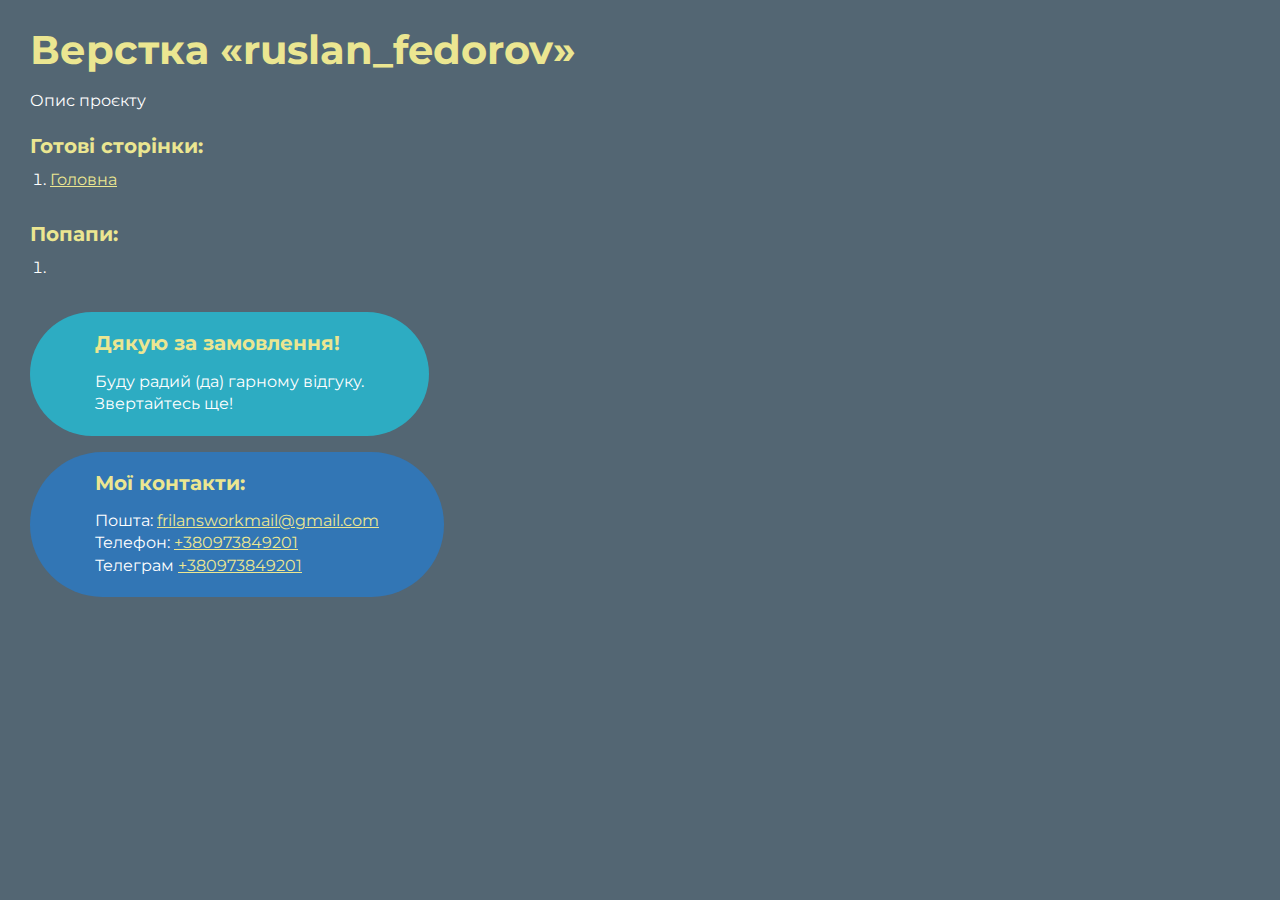
<file: index.html>
<!DOCTYPE html>
<html>

<head>
	<meta charset="UTF-8">
	<meta name="viewport" content="width=device-width, initial-scale=1.0">
	<title>Верстка «ruslan_fedorov»</title>
</head>

<body>
	<div class="rootpage">
		<h1>Верстка «ruslan_fedorov»</h1>
		<div class="rootpage__info">
			Опис проєкту
		</div>
		<h2>Готові сторінки:</h2>
		<ol class="rootpage__list">
			<li><a target="_blank" href="home.html">Головна</a></li>
		</ol>
		<h2>Попапи:</h2>
		<ol class="rootpage__list">
			<li><a target="_blank" href="home.html#"></a></li>
		</ol>
		<div class="rootpage__tnx">
			<h2>Дякую за замовлення!</h2>
			<p>Буду радий (да) гарному відгуку.</p>
			<p>Звертайтесь ще!</p>
		</div>
		<div class="rootpage__contacts">
			<h2>Мої контакти:</h2>
			<p>Пошта: <a href="mailto:frilansworkmail@gmail.com">frilansworkmail@gmail.com</a></p>
			<p>Телефон: <a href="tel:+380973849201">+380973849201</a></p>
			<p>Телеграм <a href="tel:+380973849201">+380973849201</a></p>
		</div>
	</div>
</body>
<style>
	@charset "UTF-8";
	@import url("https://fonts.googleapis.com/css?family=Montserrat:regular,700&display=swap");

	*,
	*::before,
	*::after {
		padding: 0px;
		margin: 0px;
		border: 0px;
		box-sizing: border-box;
	}

	html,
	body {
		height: 100%;
		margin: 0;
		padding: 0;
		min-width: 320px;
		width: 100%;
		color: #fff;
		background-color: #536673;
	}

	body {
		font-family: Montserrat;
		font-size: 100%;
		line-height: 1;
		font-size: 1rem;
	}

	a {
		text-decoration: underline;
		color: #ebe691
	}

	a:visited {
		text-decoration: underline;
		color: #aaa768;
	}

	a:hover {
		text-decoration: none;
	}

	ul li {
		list-style: none;
	}

	img {
		vertical-align: top;
	}

	.wrapper {
		width: 100%;
		min-height: 100%;
		overflow: hidden;
	}

	.rootpage {
		padding: 30px;
		display: flex;
		flex-direction: column;
		align-items: flex-start;
	}

	@media (max-width: 767px) {
		.rootpage {
			padding: 30px 15px;
		}
	}

	h1 {
		color: #ebe691;
		font-size: 2.5rem;
		margin: 0px 0px 1.25rem 0px;
	}

	@media (max-width: 767px) {
		h1 {
			font-size: 1.85rem;
			margin: 0px 0px 1.25rem 0px;
		}
	}

	h2 {
		color: #ebe691;
		font-size: 1.25rem;
		margin: 0px 0px 1rem 0px;
	}

	@media (max-width: 767px) {
		h2 {
			font-size: 1.125rem;
			margin: 0px 0px 1rem 0px;
		}
	}

	.rootpage__info {
		line-height: 140%;
		margin: 0px 0px 1.5rem 0px;
	}

	.rootpage__list {
		margin: 0px 0px 2.25rem 1.25rem;
	}

	.rootpage__list li:not(:last-child) {
		margin: 0px 0px 15px 0px;
	}

	.rootpage__contacts,
	.rootpage__tnx {
		border-radius: 200px;
		padding: 20px 65px;
		line-height: 140%;
	}

	@media (max-width: 767px) {

		.rootpage__contacts,
		.rootpage__tnx {
			border-radius: 40px;
			padding: 20px;
		}
	}

	.rootpage__contacts {
		background: #3276b5;

	}

	.rootpage__contacts a {
		color: #ebe691;
	}

	.rootpage__tnx {
		background: #2dacc2;
		margin: 0px 0px 1rem 0px;
	}
</style>

</html>
</file>
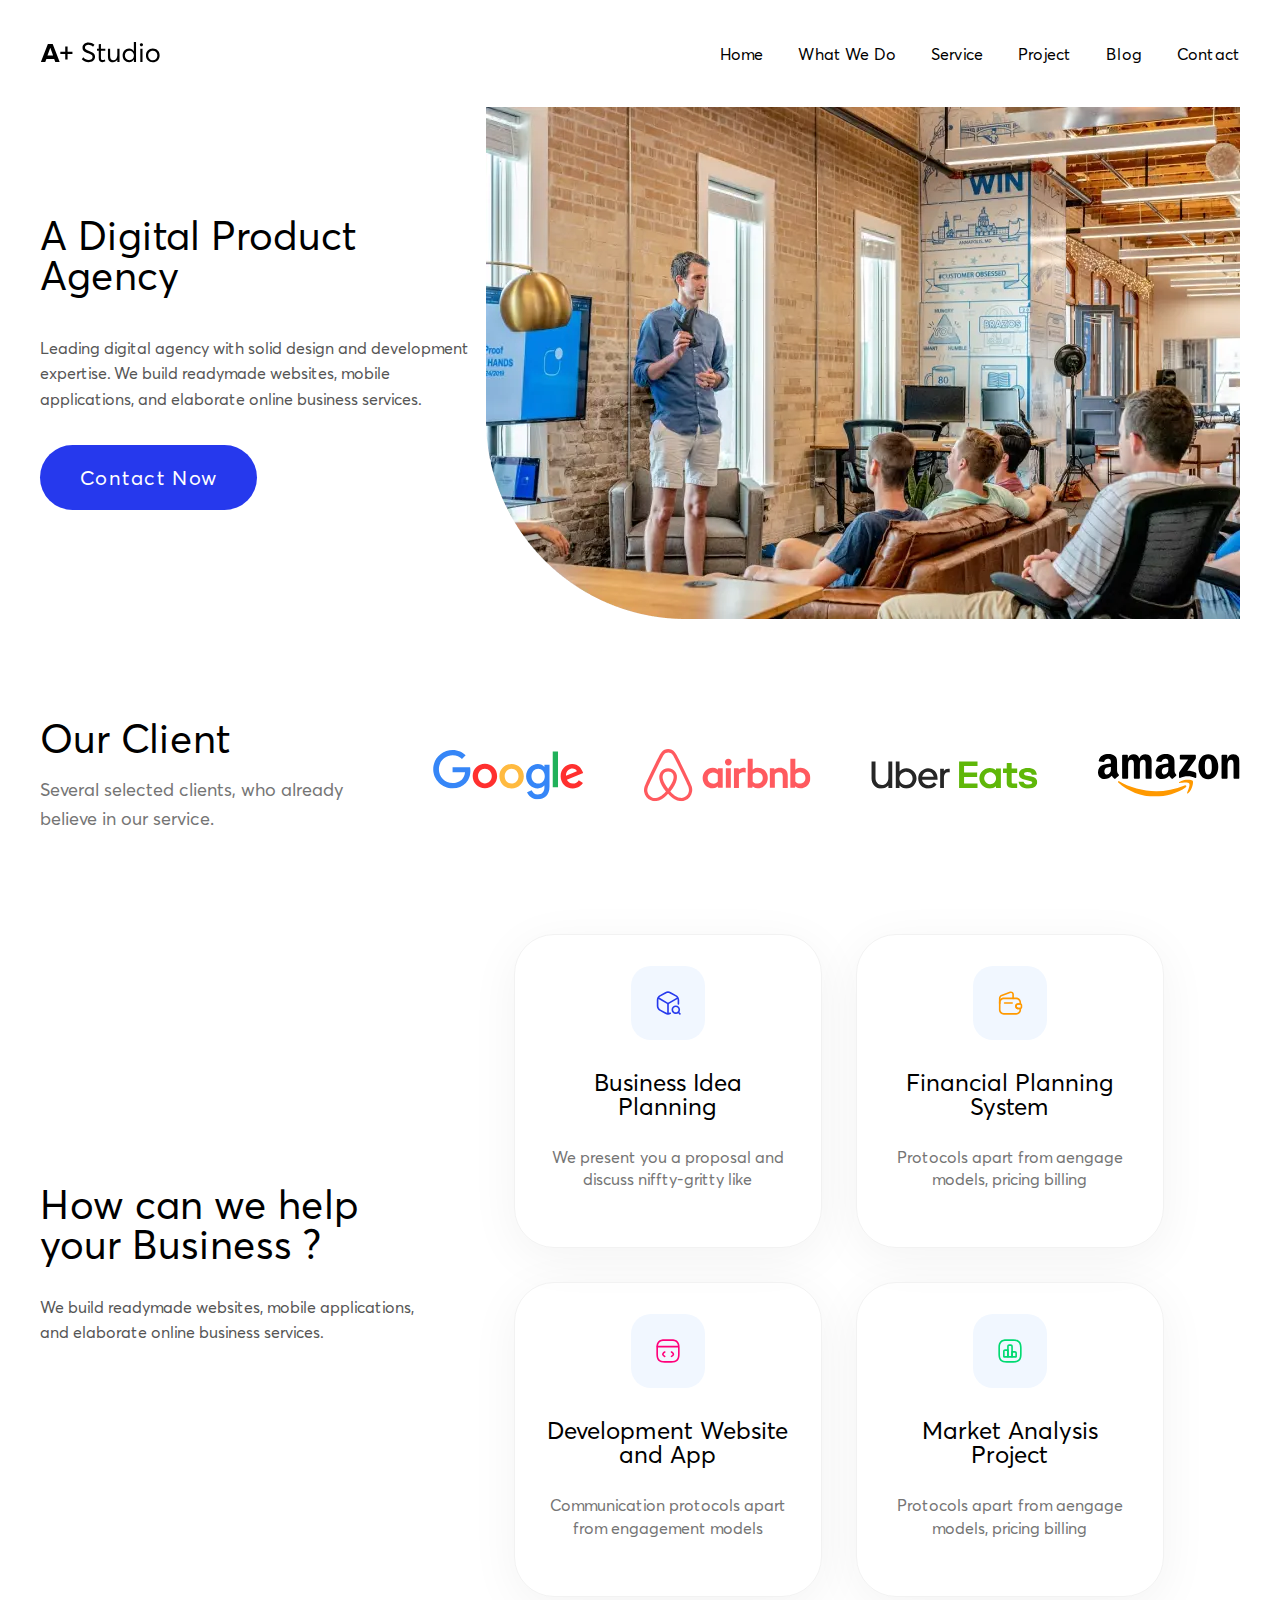
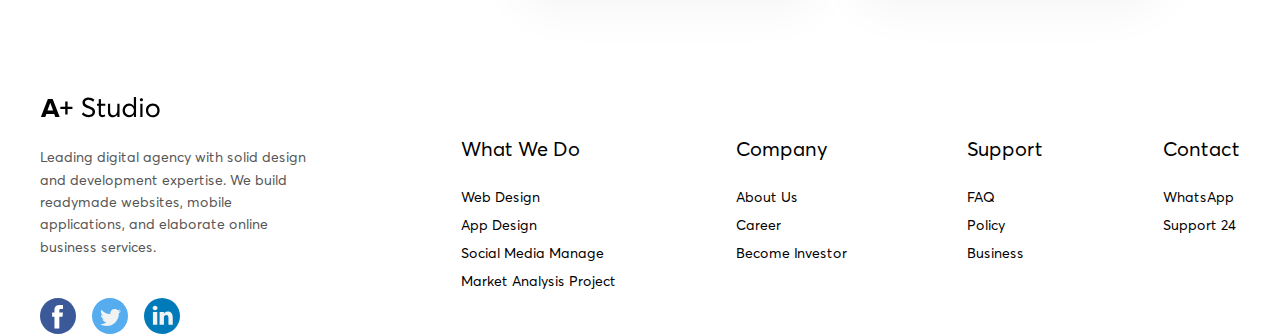
<file: home.html>
<!DOCTYPE html>
<html lang="en">

<head>
	<title>HomePage</title>
	<meta charset="UTF-8">
	<meta name="format-detection" content="telephone=no">
	<!-- <style>body{opacity: 0;}</style> -->
	<link rel="stylesheet" href="css/style.min.css?_v=20230703221748">
	<link rel="shortcut icon" href="favicon.ico">
	<!-- <meta name="robots" content="noindex, nofollow"> -->
	<meta name="viewport" content="width=device-width, initial-scale=1.0">
</head>

<body>
	<div class="wrapper">
		<header class="header">
			<div class="header__container">
				<div class="header__wrapper">
					<a class="header__logo" href="../home.html">
						<svg width="120" height="21" viewBox="0 0 120 21" fill="none" xmlns="http://www.w3.org/2000/svg">
							<path d="M19.6773 20L12.7004 1.89284H7.86823L0.864264 20H5.26211L6.40229 16.9324H14.1664L15.2794 20H19.6773ZM13.1076 13.539H7.46103L10.2843 5.74774L13.1076 13.539ZM32.4525 11.9101V9.76552H27.5932V4.47182H25.2314V9.76552H20.3449V11.9101H25.2314V17.421H27.5932V11.9101H32.4525ZM48.5879 20.1629C51.9542 20.1629 55.049 18.2626 55.049 14.7334C55.049 11.1229 52.3071 10.2542 49.0766 8.97825C46.6605 8.05524 44.9231 7.37657 44.9502 5.53056C44.9774 3.68455 46.579 2.70725 48.3979 2.70725C49.8367 2.70725 51.4927 3.38593 53.0401 4.66185L54.4789 2.78869C52.66 1.32275 50.5425 0.53548 48.3979 0.53548C45.0859 0.53548 42.507 2.76155 42.507 5.63915C42.507 9.03254 45.4117 10.2542 48.2622 11.3129C50.8411 12.2902 52.5786 12.8603 52.5786 15.0049C52.5786 16.8781 50.9769 17.964 48.6151 17.964C46.7419 17.964 44.6787 17.0953 43.2942 15.3578L41.774 17.1767C43.7014 19.2399 46.1718 20.1629 48.5879 20.1629ZM62.1636 20.1629C63.7382 20.1629 64.634 19.7828 65.367 19.3485L64.7969 17.421C64.1454 17.7739 63.331 18.0997 62.5437 18.0997C61.2949 18.0997 60.942 17.3396 60.942 15.7379V8.67963H65.3127V6.77933H60.942V2.02857L58.7431 2.2729V6.77933H57.0328V8.67963H58.7431V16.0637C58.7431 18.7241 59.829 20.1629 62.1636 20.1629ZM72.9228 20.1629C74.6602 20.1629 76.2891 19.2942 77.2935 17.7196H77.3207V20H79.5196V6.77933H77.3207V13.1861C77.3207 16.3351 75.5018 18.154 73.3843 18.154C71.294 18.154 70.1538 17.0138 70.1538 14.0276V6.77933H67.9549V14.652C67.9549 18.4255 69.8823 20.1629 72.9228 20.1629ZM89.1167 20.1629C91.2614 20.1629 92.9445 19.1584 93.8946 17.5568H93.9218V20H96.0393V0.0196819H93.8403V9.14113H93.8132C92.8088 7.53945 91.0985 6.61644 89.0896 6.61644C85.3704 6.61644 82.6286 9.57549 82.6286 13.4847C82.6286 17.5025 85.4519 20.1629 89.1167 20.1629ZM89.4154 18.154C86.7278 18.154 84.8818 16.1451 84.8818 13.4847C84.8818 10.5528 86.9178 8.62534 89.4425 8.62534C92.1029 8.62534 93.9218 10.77 93.9218 13.4847C93.9218 16.2808 91.9129 18.154 89.4154 18.154ZM101.422 4.36323C102.318 4.36323 103.024 3.6574 103.024 2.78869C103.024 1.91999 102.318 1.21416 101.422 1.21416C100.526 1.21416 99.8204 1.91999 99.8204 2.78869C99.8204 3.6574 100.526 4.36323 101.422 4.36323ZM100.309 6.77933V20H102.508V6.77933H100.309ZM112.8 20.1629C116.709 20.1629 119.614 17.421 119.614 13.4032C119.614 9.38546 116.709 6.61644 112.8 6.61644C108.701 6.61644 105.959 9.60263 105.959 13.4032C105.959 17.2038 108.701 20.1629 112.8 20.1629ZM112.8 18.154C110.058 18.154 108.212 16.0365 108.212 13.4032C108.212 10.77 110.031 8.62534 112.8 8.62534C115.352 8.62534 117.361 10.5799 117.361 13.4032C117.361 16.2265 115.325 18.154 112.8 18.154Z" fill="black" />
						</svg>
					</a>
					<div class="header__menu menu">
						<button class="menu__icon icon-menu" type="button"><span></span></button>
						<nav class="header__nav">
							<ul class="header__list">
								<li class="header__item"><a class="header__link" href="#">Home</a></li>
								<li class="header__item"><a class="header__link" href="#">What We Do</a></li>
								<li class="header__item"><a class="header__link" href="#">Service</a></li>
								<li class="header__item"><a class="header__link" href="#">Project</a></li>
								<li class="header__item"><a class="header__link" href="#">Blog</a></li>
								<li class="header__item"><a class="header__link" href="#">Contact</a></li>
							</ul>
						</nav>
					</div>
				</div>
			</div>
		</header>

		<main class="page">
			<!-- hero -->
			<section class="hero">
				<div class="hero__container">
					<div class="hero__wrapper">
						<div class="hero__about">
							<h1 class="hero__title">A Digital Product Agency</h1>
							<p class="hero__text">Leading digital agency with solid design and development expertise. We build readymade websites, mobile applications, and elaborate online business services.</p>
							<button class="hero__btn">Contact Now</button>
						</div>
						<div class="hero__img">
							<picture><source srcset="img/hero-img.webp" type="image/webp"><img src="img/hero-img.png" alt="copanny in work"></picture>
						</div>
					</div>
				</div>
			</section>
			<!-- client -->
			<section class="client">
				<div class="client__container">
					<div class="client__wrapper">
						<div class="client__about">
							<h2 class="client__title">Our Client</h2>
							<p class="client__text">Several selected clients, who already <br> believe in our service.</p>
						</div>
						<ul class="client-menu">
							<li class="client-menu__item">
								<a class="client-menu__link" href="#">
									<svg width="151" height="50" viewBox="0 0 151 50" fill="none" xmlns="http://www.w3.org/2000/svg">
										<g id="Google Logo" clip-path="url(#clip0_2_526)">
											<g id="Group">
												<path id="Vector" d="M145.796 30.1766L149.97 32.9596C148.616 34.9553 145.375 38.3792 139.772 38.3792C132.815 38.3792 127.633 32.9963 127.633 26.1486C127.633 18.8615 132.87 13.918 139.186 13.918C145.54 13.918 148.652 18.9713 149.659 21.6994L150.208 23.0909L133.84 29.8654C135.085 32.3188 137.026 33.5638 139.772 33.5638C142.519 33.5638 144.423 32.209 145.796 30.1766ZM132.961 25.7641L143.892 21.2234C143.288 19.7037 141.493 18.6235 139.351 18.6235C136.623 18.6235 132.833 21.0403 132.961 25.7641Z" fill="#FF302F" />
												<path id="Vector_2" d="M119.742 1.44934H125.015V37.2623H119.742V1.44934Z" fill="#20B15A" />
												<path id="Vector_3" d="M111.429 14.8701H116.519V36.6215C116.519 45.648 111.191 49.3648 104.893 49.3648C98.9607 49.3648 95.3904 45.3733 94.0538 42.1326L98.7227 40.1918C99.5649 42.1875 101.597 44.5494 104.893 44.5494C108.939 44.5494 111.429 42.041 111.429 37.3539V35.5962H111.246C110.038 37.0609 107.731 38.3792 104.801 38.3792C98.6861 38.3792 93.0835 33.0512 93.0835 26.1852C93.0835 19.2826 98.6861 13.8997 104.801 13.8997C107.713 13.8997 110.038 15.1996 111.246 16.6277H111.429V14.8701ZM111.796 26.1852C111.796 21.8642 108.921 18.715 105.259 18.715C101.561 18.715 98.4481 21.8642 98.4481 26.1852C98.4481 30.4513 101.561 33.5455 105.259 33.5455C108.921 33.5638 111.796 30.4513 111.796 26.1852Z" fill="#3686F7" />
												<path id="Vector_4" d="M64.1365 26.0936C64.1365 33.1427 58.6437 38.3243 51.9059 38.3243C45.168 38.3243 39.6752 33.1244 39.6752 26.0936C39.6752 19.0079 45.168 13.8447 51.9059 13.8447C58.6437 13.8447 64.1365 19.0079 64.1365 26.0936ZM58.7901 26.0936C58.7901 21.6994 55.6043 18.6784 51.9059 18.6784C48.2074 18.6784 45.0216 21.6994 45.0216 26.0936C45.0216 30.4513 48.2074 33.5089 51.9059 33.5089C55.6043 33.5089 58.7901 30.4513 58.7901 26.0936Z" fill="#FF302F" />
												<path id="Vector_5" d="M90.8497 26.1486C90.8497 33.1977 85.3569 38.3792 78.6191 38.3792C71.8813 38.3792 66.3885 33.1977 66.3885 26.1486C66.3885 19.0629 71.8813 13.918 78.6191 13.918C85.3569 13.918 90.8497 19.0446 90.8497 26.1486ZM85.4851 26.1486C85.4851 21.7543 82.2993 18.7333 78.6008 18.7333C74.9023 18.7333 71.7165 21.7543 71.7165 26.1486C71.7165 30.5062 74.9023 33.5638 78.6008 33.5638C82.3176 33.5638 85.4851 30.4879 85.4851 26.1486Z" fill="#FFBA40" />
												<path id="Vector_6" d="M19.5716 33.0146C11.9 33.0146 5.8946 26.8261 5.8946 19.1545C5.8946 11.4829 11.9 5.29432 19.5716 5.29432C23.7095 5.29432 26.7306 6.92385 28.9643 9.01111L32.6445 5.33094C29.5319 2.34652 25.3757 0.0761719 19.5716 0.0761719C9.06211 0.0761719 0.218719 8.64492 0.218719 19.1545C0.218719 29.664 9.06211 38.2327 19.5716 38.2327C25.2475 38.2327 29.5319 36.3652 32.8825 32.8864C36.3246 29.4443 37.3866 24.6106 37.3866 20.6924C37.3866 19.4657 37.2401 18.2024 37.0753 17.2686H19.5716V22.3586H32.0403C31.6741 25.5444 30.6671 27.7232 29.184 29.2063C27.3897 31.0189 24.5518 33.0146 19.5716 33.0146Z" fill="#3686F7" />
											</g>
										</g>
										<defs>
											<clipPath id="clip0_2_526">
												<rect width="150.483" height="49.3773" fill="white" />
											</clipPath>
										</defs>
									</svg>
								</a>
							</li>
							<li class="client-menu__item">
								<a class="client-menu__link" href="#">
									<svg width="167" height="53" viewBox="0 0 167 53" fill="none" xmlns="http://www.w3.org/2000/svg">
										<g id="Airbnb Logo" clip-path="url(#clip0_2_524)">
											<path id="Vector" d="M87.7014 13.1006C87.7014 14.9796 86.1938 16.4932 84.3223 16.4932C82.4508 16.4932 80.9432 14.9796 80.9432 13.1006C80.9432 11.2216 82.3988 9.70803 84.3223 9.70803C86.2458 9.76022 87.7014 11.2738 87.7014 13.1006ZM73.769 19.938C73.769 20.2512 73.769 20.7731 73.769 20.7731C73.769 20.7731 72.1574 18.6853 68.7263 18.6853C63.0598 18.6853 58.6409 23.0174 58.6409 29.0197C58.6409 34.9698 63.0078 39.354 68.7263 39.354C72.2094 39.354 73.769 37.2141 73.769 37.2141V38.1014C73.769 38.5189 74.0809 38.8321 74.4968 38.8321H78.7077V19.2073C78.7077 19.2073 74.8607 19.2073 74.4968 19.2073C74.0809 19.2073 73.769 19.5726 73.769 19.938ZM73.769 32.5167C72.9892 33.6649 71.4296 34.6566 69.5581 34.6566C66.231 34.6566 63.6836 32.5689 63.6836 29.0197C63.6836 25.4705 66.231 23.3828 69.5581 23.3828C71.3776 23.3828 73.0412 24.4266 73.769 25.5227V32.5167ZM81.8269 19.2073H86.8176V38.8321H81.8269V19.2073ZM156.376 18.6853C152.945 18.6853 151.333 20.7731 151.333 20.7731V9.76022H146.342V38.8321C146.342 38.8321 150.189 38.8321 150.553 38.8321C150.969 38.8321 151.281 38.4667 151.281 38.1014V37.2141C151.281 37.2141 152.893 39.354 156.324 39.354C161.99 39.354 166.409 34.9698 166.409 29.0197C166.409 23.0696 161.99 18.6853 156.376 18.6853ZM155.544 34.6044C153.62 34.6044 152.113 33.6127 151.333 32.4645V25.4705C152.113 24.4266 153.776 23.3306 155.544 23.3306C158.871 23.3306 161.418 25.4183 161.418 28.9675C161.418 32.5167 158.871 34.6044 155.544 34.6044ZM143.743 27.1929V38.8843H138.752V27.767C138.752 24.531 137.712 23.2262 134.905 23.2262C133.398 23.2262 131.838 24.0091 130.85 25.1574V38.8321H125.86V19.2073H129.811C130.226 19.2073 130.538 19.5726 130.538 19.938V20.7731C131.994 19.2595 133.917 18.6853 135.841 18.6853C138.024 18.6853 139.844 19.3117 141.3 20.5643C143.067 22.0257 143.743 23.9047 143.743 27.1929ZM113.747 18.6853C110.316 18.6853 108.704 20.7731 108.704 20.7731V9.76022H103.713V38.8321C103.713 38.8321 107.56 38.8321 107.924 38.8321C108.34 38.8321 108.652 38.4667 108.652 38.1014V37.2141C108.652 37.2141 110.264 39.354 113.695 39.354C119.361 39.354 123.78 34.9698 123.78 29.0197C123.832 23.0696 119.413 18.6853 113.747 18.6853ZM112.915 34.6044C110.991 34.6044 109.484 33.6127 108.704 32.4645V25.4705C109.484 24.4266 111.147 23.3306 112.915 23.3306C116.242 23.3306 118.789 25.4183 118.789 28.9675C118.789 32.5167 116.242 34.6044 112.915 34.6044ZM99.3984 18.6853C100.906 18.6853 101.686 18.9463 101.686 18.9463V23.5915C101.686 23.5915 97.5269 22.1823 94.9276 25.1574V38.8843H89.9368V19.2073C89.9368 19.2073 93.7838 19.2073 94.1478 19.2073C94.5636 19.2073 94.8756 19.5726 94.8756 19.938V20.7731C95.8113 19.677 97.8388 18.6853 99.3984 18.6853ZM47.5678 37.0575C47.3078 36.4312 47.0479 35.7527 46.788 35.1785C46.3721 34.2391 45.9562 33.3518 45.5923 32.5167L45.5403 32.4645C41.9532 24.6354 38.1062 16.702 34.0513 8.87293L33.8953 8.55976C33.4794 7.77686 33.0635 6.94176 32.6476 6.10666C32.1278 5.16718 31.6079 4.1755 30.7761 3.23601C29.1125 1.14826 26.7212 0 24.1738 0C21.5745 0 19.2351 1.14826 17.5195 3.13162C16.7397 4.07111 16.1679 5.06279 15.648 6.00227C15.2321 6.83737 14.8162 7.67247 14.4003 8.45538L14.2444 8.76854C10.2414 16.5976 6.34242 24.531 2.75535 32.3601L2.70336 32.4645C2.33945 33.2996 1.92356 34.1869 1.50767 35.1264C1.24774 35.7005 0.987804 36.3268 0.727871 37.0053C0.0520459 38.9365 -0.1559 40.7633 0.104032 42.6422C0.675885 46.5568 3.27521 49.845 6.86229 51.3064C8.21394 51.8805 9.61758 52.1415 11.0732 52.1415C11.4891 52.1415 12.009 52.0893 12.4249 52.0371C14.1404 51.8283 15.908 51.2542 17.6235 50.2625C19.755 49.0621 21.7824 47.3397 24.0698 44.8344C26.3573 47.3397 28.4367 49.0621 30.5162 50.2625C32.2317 51.2542 33.9993 51.8283 35.7148 52.0371C36.1307 52.0893 36.6506 52.1415 37.0665 52.1415C38.5221 52.1415 39.9777 51.8805 41.2774 51.3064C44.9165 49.845 47.4638 46.5046 48.0357 42.6422C48.4515 40.8155 48.2436 38.9887 47.5678 37.0575ZM24.1218 39.7716C21.3146 36.2224 19.495 32.882 18.8712 30.0636C18.6113 28.8631 18.5593 27.8192 18.7152 26.8797C18.8192 26.0447 19.1311 25.3139 19.547 24.6876C20.5348 23.2784 22.1983 22.3911 24.1218 22.3911C26.0453 22.3911 27.7609 23.2262 28.6967 24.6876C29.1125 25.3139 29.4245 26.0447 29.5284 26.8797C29.6844 27.8192 29.6324 28.9153 29.3725 30.0636C28.7486 32.8298 26.9291 36.1702 24.1218 39.7716ZM44.8645 42.2247C44.5006 44.9388 42.681 47.2875 40.1337 48.3314C38.886 48.8533 37.5344 49.0099 36.1827 48.8533C34.883 48.6967 33.5834 48.2792 32.2317 47.4963C30.3602 46.4524 28.4887 44.8344 26.3053 42.4335C29.7364 38.2058 31.8158 34.3434 32.5956 30.8987C32.9595 29.2807 33.0115 27.8192 32.8556 26.4622C32.6476 25.1574 32.1798 23.9569 31.4519 22.913C29.8404 20.5643 27.1371 19.2073 24.1218 19.2073C21.1066 19.2073 18.4033 20.6165 16.7917 22.913C16.0639 23.9569 15.596 25.1574 15.3881 26.4622C15.1801 27.8192 15.2321 29.3329 15.648 30.8987C16.4278 34.3434 18.5593 38.258 21.9384 42.4857C19.8069 44.8866 17.8834 46.5046 16.0119 47.5485C14.6603 48.3314 13.3606 48.7489 12.0609 48.9055C10.6573 49.0621 9.30566 48.8533 8.10996 48.3835C5.56262 47.3397 3.74309 44.991 3.37919 42.2769C3.22323 40.972 3.3272 39.6672 3.84707 38.2058C4.00303 37.6838 4.26296 37.1619 4.52289 36.5356C4.8868 35.7005 5.30269 34.8132 5.71858 33.9259L5.77057 33.8215C9.35764 26.0447 13.2046 18.1112 17.2076 10.3865L17.3636 10.0734C17.7795 9.29048 18.1954 8.45538 18.6113 7.67247C19.0271 6.83737 19.495 6.05447 20.0669 5.37595C21.1586 4.1233 22.6142 3.44478 24.2258 3.44478C25.8374 3.44478 27.293 4.1233 28.3847 5.37595C28.9566 6.05447 29.4245 6.83737 29.8404 7.67247C30.2562 8.45538 30.6721 9.29048 31.088 10.0734L31.244 10.3865C35.195 18.1634 39.042 26.0968 42.6291 33.8737V33.9259C43.0449 34.761 43.4089 35.7005 43.8247 36.5356C44.0847 37.1619 44.3446 37.6838 44.5006 38.2058C44.9165 39.5628 45.0724 40.8677 44.8645 42.2247Z" fill="#FF5A5F" />
										</g>
										<defs>
											<clipPath id="clip0_2_524">
												<rect width="166.409" height="52.1415" fill="white" />
											</clipPath>
										</defs>
									</svg>
								</a>
							</li>
							<li class="client-menu__item">
								<a class="client-menu__link" href="#">
									<svg width="167" height="28" viewBox="0 0 167 28" fill="none" xmlns="http://www.w3.org/2000/svg">
										<g id="Uber Eats Logo" clip-path="url(#clip0_2_520)">
											<g id="Group">
												<path id="Vector" d="M77.1434 11.1667C74.6766 11.1667 72.9268 13.1127 72.9268 16.0999V27.0574H69.1612V7.77032H72.8817V10.1255C73.3406 9.34491 73.9982 8.70226 74.7864 8.26416C75.5746 7.82607 76.4647 7.60847 77.3644 7.63392H78.7173V11.1667H77.1434ZM66.559 17.4139C66.559 11.6623 62.5003 7.36112 57.0074 7.36112C55.7096 7.37001 54.4263 7.63752 53.2314 8.14828C52.0366 8.65904 50.9536 9.40296 50.045 10.3372C49.1363 11.2715 48.4198 12.3777 47.9368 13.5922C47.4538 14.8067 47.2137 16.1055 47.2303 17.4139C47.2303 23.1609 51.6273 27.5075 57.3637 27.5075C58.9661 27.538 60.5522 27.1798 61.9885 26.4628C63.4248 25.7459 64.6691 24.6914 65.6165 23.3882L62.8836 21.3695C62.2566 22.2517 61.427 22.9678 60.4657 23.4563C59.5044 23.9448 58.4401 24.1914 57.3637 24.1748C55.8307 24.1675 54.3509 23.6067 53.1927 22.5942C52.0344 21.5816 51.2743 20.1841 51.0501 18.6551H66.5681L66.559 17.4139ZM51.1313 15.6452C51.8032 12.7035 54.1347 10.712 56.9623 10.712C59.7899 10.712 62.117 12.7035 62.7483 15.6452H51.1313ZM35.3021 7.36112C34.0437 7.36219 32.7979 7.61467 31.6368 8.10398C30.4757 8.59329 29.4223 9.30973 28.5375 10.2119V0.568359H24.7719V27.0574H28.4924V24.6113C30.2948 26.4496 32.7473 27.4913 35.3111 27.5075C36.6411 27.536 37.9633 27.2965 39.2002 26.8031C40.4371 26.3097 41.5639 25.5722 42.5145 24.634C43.465 23.6958 44.2202 22.5757 44.7358 21.3394C45.2514 20.1031 45.517 18.7755 45.517 17.4343C45.517 16.0932 45.2514 14.7655 44.7358 13.5292C44.2202 12.2929 43.465 11.1728 42.5145 10.2346C41.5639 9.29641 40.4371 8.55898 39.2002 8.06555C37.9633 7.57212 36.6411 7.33263 35.3111 7.36112H35.3021ZM35.0315 24.1157C33.719 24.122 32.4342 23.7351 31.3401 23.004C30.246 22.2729 29.392 21.2306 28.8864 20.0094C28.3808 18.7882 28.2464 17.4431 28.5003 16.1448C28.7542 14.8465 29.3849 13.6534 30.3124 12.7171C31.2398 11.7807 32.4223 11.1432 33.7097 10.8855C34.9972 10.6277 36.3315 10.7614 37.5435 11.2695C38.7554 11.7775 39.7904 12.6371 40.517 13.7392C41.2436 14.8412 41.6292 16.136 41.6247 17.4593C41.6259 18.3322 41.4561 19.1967 41.1251 20.0032C40.7941 20.8097 40.3083 21.5424 39.6957 22.1591C39.0831 22.7759 38.3558 23.2646 37.5554 23.5973C36.755 23.9299 35.8973 24.0999 35.0315 24.0975V24.1157ZM10.9045 23.9338C14.5393 23.9338 17.3624 21.124 17.3624 16.9137V0.568359H21.2633V27.0574H17.4075V24.5522C16.5066 25.4908 15.4263 26.2355 14.2318 26.7411C13.0373 27.2468 11.7535 27.5028 10.458 27.4939C4.8524 27.4939 0.536591 23.3746 0.536591 17.1274V0.568359H4.50966V16.9365C4.50966 21.1694 7.2155 23.9338 10.9045 23.9338Z" fill="#262626" />
												<path id="Vector_2" d="M88.084 0.568359H106.515V5.11505H93.0627V11.5714H106.141V15.9635H93.0627V22.5289H106.515V27.0756H88.084V0.568359ZM157.417 27.553C163.067 27.553 166.251 24.825 166.251 21.0785C166.251 18.4096 164.366 16.4181 160.42 15.5543L156.249 14.6949C153.827 14.2403 153.065 13.7856 153.065 12.8763C153.065 11.6987 154.233 10.9757 156.384 10.9757C158.715 10.9757 160.443 11.6077 160.894 13.7811H165.782C165.516 9.68903 162.598 6.98829 156.681 6.98829C151.567 6.98829 147.978 9.11615 147.978 13.24C147.978 16.0908 149.953 17.9458 154.215 18.8506L158.878 19.9373C160.718 20.301 161.209 20.8012 161.209 21.5695C161.209 22.7926 159.82 23.561 157.574 23.561C154.751 23.561 153.137 22.929 152.51 20.7557H147.594C148.311 24.8386 151.315 27.553 157.417 27.553ZM146.174 27.0574H140.884C137.565 27.0574 135.725 24.975 135.725 22.347V11.9351H132.004V7.49752H135.743V1.92782H140.658V7.49752H146.174V11.9351H140.658V21.0785C140.658 22.1197 141.375 22.6198 142.498 22.6198H146.174V27.0574ZM124.978 7.50662V9.27073C123.247 7.79572 121.052 6.98986 118.786 6.99739C117.429 6.96861 116.081 7.21319 114.819 7.71677C113.557 8.22035 112.408 8.97281 111.438 9.93004C110.468 10.8873 109.698 12.03 109.172 13.2913C108.646 14.5526 108.375 15.907 108.375 17.2752C108.375 18.6434 108.646 19.9978 109.172 21.2591C109.698 22.5204 110.468 23.6631 111.438 24.6203C112.408 25.5776 113.557 26.33 114.819 26.8336C116.081 27.3372 117.429 27.5818 118.786 27.553C121.053 27.5629 123.249 26.7568 124.978 25.2796V27.0483H129.88V7.49752L124.978 7.50662ZM119.192 23.2609C118.016 23.2744 116.863 22.9352 115.879 22.2863C114.895 21.6374 114.124 20.7081 113.665 19.6166C113.206 18.5251 113.079 17.3207 113.3 16.1563C113.522 14.9919 114.082 13.9202 114.909 13.0774C115.736 12.2346 116.793 11.6587 117.945 11.4229C119.098 11.1871 120.294 11.3021 121.381 11.7533C122.469 12.2044 123.398 12.9714 124.053 13.9566C124.707 14.9419 125.056 16.101 125.055 17.2866C125.062 18.0681 124.915 18.8433 124.623 19.5674C124.331 20.2914 123.9 20.9498 123.354 21.5046C122.808 22.0594 122.158 22.4995 121.442 22.7994C120.726 23.0993 119.958 23.2531 119.183 23.2518L119.192 23.2609Z" fill="#5FB709" />
											</g>
										</g>
										<defs>
											<clipPath id="clip0_2_520">
												<rect width="166.409" height="27.7348" fill="white" />
											</clipPath>
										</defs>
									</svg>
								</a>
							</li>
							<li class="client-menu__item">
								<a class="client-menu__link" href="#">
									<svg width="142" height="43" viewBox="0 0 142 43" fill="none" xmlns="http://www.w3.org/2000/svg">
										<g id="Amazon Logo" clip-path="url(#clip0_2_534)">
											<path id="path8" fill-rule="evenodd" clip-rule="evenodd" d="M87.8127 33.3188C79.5872 39.3745 67.6648 42.6055 57.3998 42.6055C43.0067 42.6055 30.0492 37.2882 20.2464 28.4447C19.4762 27.7492 20.1663 26.8015 21.0905 27.3431C31.6697 33.4911 44.7504 37.1898 58.2624 37.1898C67.3752 37.1898 77.3998 35.3066 86.6173 31.3987C88.0098 30.8079 89.1743 32.3095 87.8127 33.3188Z" fill="#FF9900" />
											<path id="path10" fill-rule="evenodd" clip-rule="evenodd" d="M91.2322 29.4109C90.1848 28.0693 84.2822 28.777 81.6328 29.0909C80.8256 29.1894 80.7024 28.4878 81.4294 27.9832C86.1306 24.6784 93.8447 25.6323 94.7442 26.74C95.6438 27.8539 94.5101 35.5774 90.0924 39.2638C89.4146 39.83 88.7677 39.5284 89.0696 38.7776C90.0616 36.3036 92.2858 30.7587 91.2322 29.4109Z" fill="#FF9900" />
											<path id="path12" fill-rule="evenodd" clip-rule="evenodd" d="M81.8176 4.65265V1.44016C81.8176 0.953979 82.1873 0.627808 82.6309 0.627808H97.0301C97.4922 0.627808 97.8619 0.960134 97.8619 1.44016V4.19108C97.8558 4.65265 97.4676 5.25576 96.7775 6.20966L89.316 16.8503C92.0887 16.7826 95.0154 17.1949 97.5292 18.6104C98.0961 18.9304 98.2501 19.3981 98.2932 19.8597V23.2875C98.2932 23.7553 97.7757 24.303 97.2335 24.0199C92.8034 21.6998 86.9192 21.4474 82.0209 24.0445C81.5218 24.3153 80.9981 23.7737 80.9981 23.306V20.0504C80.9981 19.5273 81.0043 18.635 81.528 17.8411L90.1725 5.45885H82.6494C82.1873 5.45885 81.8176 5.13268 81.8176 4.65265Z" fill="black" />
											<path id="path14" fill-rule="evenodd" clip-rule="evenodd" d="M29.2914 24.6968H24.9106C24.4916 24.666 24.1589 24.3522 24.1281 23.9522V1.49553C24.1281 1.04627 24.5039 0.689328 24.9722 0.689328H29.0572C29.4824 0.707778 29.8212 1.03396 29.8521 1.44014V4.37569H29.9322C30.9981 1.5386 33.0005 0.215454 35.6993 0.215454C38.4411 0.215454 40.154 1.5386 41.3863 4.37569C42.446 1.5386 44.8551 0.215454 47.4368 0.215454C49.2729 0.215454 51.2815 0.972419 52.5076 2.67098C53.894 4.56031 53.6105 7.30508 53.6105 9.71137L53.6044 23.8845C53.6044 24.3337 53.2285 24.6968 52.7603 24.6968H48.3856C47.9482 24.666 47.597 24.3153 47.597 23.8845V11.9823C47.597 11.0345 47.6832 8.67131 47.4738 7.7728C47.1472 6.26503 46.1675 5.84038 44.8983 5.84038C43.8385 5.84038 42.7294 6.54811 42.2797 7.68049C41.8299 8.81286 41.873 10.7083 41.873 11.9823V23.8845C41.873 24.3337 41.4972 24.6968 41.0289 24.6968H36.6543C36.2107 24.666 35.8656 24.3153 35.8656 23.8845L35.8595 11.9823C35.8595 9.47751 36.2723 5.79115 33.1607 5.79115C30.0123 5.79115 30.1355 9.38519 30.1355 11.9823V23.8845C30.1355 24.3337 29.7596 24.6968 29.2914 24.6968" fill="black" />
											<path id="path16" fill-rule="evenodd" clip-rule="evenodd" d="M110.259 0.215454C116.759 0.215454 120.277 5.79115 120.277 12.8808C120.277 19.7304 116.389 25.1645 110.259 25.1645C103.875 25.1645 100.4 19.5888 100.4 12.6408C100.4 5.6496 103.919 0.215454 110.259 0.215454ZM110.296 4.80033C107.067 4.80033 106.864 9.19441 106.864 11.933C106.864 14.6778 106.821 20.5366 110.259 20.5366C113.654 20.5366 113.814 15.8102 113.814 12.93C113.814 11.0345 113.734 8.76978 113.161 6.97275C112.668 5.40959 111.688 4.80033 110.296 4.80033Z" fill="black" />
											<path id="path18" fill-rule="evenodd" clip-rule="evenodd" d="M128.706 24.6968H124.344C123.906 24.666 123.555 24.3153 123.555 23.8845L123.549 1.42168C123.586 1.00934 123.949 0.689328 124.393 0.689328H128.453C128.835 0.707778 129.15 0.966267 129.236 1.31706V4.75109H129.316C130.542 1.68015 132.261 0.215454 135.286 0.215454C137.252 0.215454 139.168 0.923187 140.4 2.86176C141.546 4.65878 141.546 7.68049 141.546 9.85291V23.9891C141.497 24.383 141.134 24.6968 140.702 24.6968H136.309C135.909 24.666 135.576 24.3706 135.533 23.9891V11.7915C135.533 9.33596 135.816 5.74191 132.791 5.74191C131.725 5.74191 130.745 6.4558 130.259 7.53894C129.643 8.91133 129.562 10.2776 129.562 11.7915V23.8845C129.556 24.3337 129.174 24.6968 128.706 24.6968" fill="black" />
											<path id="path28" fill-rule="evenodd" clip-rule="evenodd" d="M70.3389 13.97C70.3389 15.6747 70.382 17.0963 69.5194 18.6103C68.8231 19.8411 67.7141 20.5981 66.488 20.5981C64.8059 20.5981 63.8201 19.318 63.8201 17.4287C63.8201 13.6992 67.1657 13.0223 70.3389 13.0223V13.97ZM74.7566 24.6352C74.467 24.8937 74.048 24.9122 73.7215 24.7399C72.2674 23.5336 72.0024 22.9736 71.2076 21.8228C68.8047 24.2721 67.0979 25.0045 63.9864 25.0045C60.2957 25.0045 57.4307 22.7336 57.4307 18.1856C57.4307 14.6347 59.353 12.2161 62.101 11.0345C64.4793 9.98825 67.8003 9.80363 70.3389 9.51438V8.9482C70.3389 7.90814 70.419 6.6773 69.8028 5.77879C69.2729 4.97259 68.2501 4.64026 67.3444 4.64026C65.6747 4.64026 64.1898 5.49569 63.8262 7.2681C63.7523 7.66197 63.4627 8.04969 63.0622 8.06815L58.817 7.61273C58.4596 7.53273 58.0591 7.24348 58.1639 6.69576C59.1374 1.55086 63.7954 0 67.9605 0C70.0924 0 72.8774 0.566187 74.5594 2.17858C76.6913 4.16639 76.488 6.81884 76.488 9.70516V16.524C76.488 18.5734 77.3382 19.4719 78.1392 20.5796C78.4165 20.9735 78.4781 21.4474 78.1207 21.7428C77.2273 22.4874 75.6377 23.8721 74.7627 24.6475L74.7566 24.6352" fill="black" />
											<path id="path30" fill-rule="evenodd" clip-rule="evenodd" d="M12.9082 13.97C12.9082 15.6747 12.9513 17.0963 12.0887 18.6103C11.3925 19.8411 10.2896 20.5981 9.0573 20.5981C7.37523 20.5981 6.39556 19.318 6.39556 17.4287C6.39556 13.6992 9.74122 13.0223 12.9082 13.0223V13.97ZM17.3259 24.6352C17.0364 24.8937 16.6174 24.9122 16.2908 24.7399C14.8367 23.5336 14.5779 22.9736 13.777 21.8228C11.374 24.2721 9.67345 25.0045 6.55576 25.0045C2.87122 25.0045 0 22.7336 0 18.1856C0 14.6347 1.92853 12.2161 4.67036 11.0345C7.04867 9.98825 10.3697 9.80363 12.9082 9.51438V8.9482C12.9082 7.90814 12.9883 6.6773 12.3783 5.77879C11.8423 4.97259 10.8195 4.64026 9.9199 4.64026C8.25016 4.64026 6.75909 5.49569 6.39556 7.2681C6.32162 7.66197 6.03204 8.04969 5.63771 8.06815L1.38632 7.61273C1.02896 7.53273 0.634626 7.24348 0.733209 6.69576C1.71288 1.55086 6.36475 0 10.5299 0C12.6617 0 15.4467 0.566187 17.1288 2.17858C19.2606 4.16639 19.0573 6.81884 19.0573 9.70516V16.524C19.0573 18.5734 19.9076 19.4719 20.7086 20.5796C20.992 20.9735 21.0536 21.4474 20.6962 21.7428C19.8028 22.4874 18.2132 23.8721 17.3383 24.6475L17.3259 24.6352" fill="black" />
										</g>
										<defs>
											<clipPath id="clip0_2_534">
												<rect width="141.547" height="42.6055" fill="white" />
											</clipPath>
										</defs>
									</svg>
								</a>
							</li>
						</ul>
					</div>
				</div>
			</section>
			<!-- cart -->
			<section class="cart">
				<div class="cart__container">
					<div class="cart__wrapper">
						<div class="cart__about">
							<h2 class="cart__title">How can we help your Business ?</h2>
							<p class="cart__text">We build readymade websites, mobile applications, and elaborate online business services.</p>
						</div>
						<ul class="cart__menu">
							<li class="cart__item">
								<a href="" class="cart__link">
									<svg class="cart__icon" width="74" height="74" viewBox="0 0 74 74" fill="none" xmlns="http://www.w3.org/2000/svg">
										<g id="box-search 1">
											<path id="Vector" d="M36.9981 41.0081C36.5973 41.0081 36.1965 40.9156 35.8265 40.6997L8.60053 24.9439C7.49053 24.2964 7.12047 22.878 7.76797 21.768C8.41547 20.658 9.80297 20.2879 10.9438 20.9354L36.9981 36.0131L62.8978 21.028C64.0078 20.3805 65.4262 20.7814 66.0737 21.8606C66.7212 22.9706 66.3206 24.3888 65.2415 25.0363L38.2006 40.6997C37.7998 40.8847 37.399 41.0081 36.9981 41.0081Z" fill="#2639ED" />
											<path id="Vector_2" d="M37 68.9433C35.7358 68.9433 34.6875 67.895 34.6875 66.6308V38.665C34.6875 37.4008 35.7358 36.3525 37 36.3525C38.2642 36.3525 39.3125 37.4008 39.3125 38.665V66.6308C39.3125 67.895 38.2642 68.9433 37 68.9433Z" fill="#2639ED" />
											<path id="Vector_3" d="M36.9966 70.1464C34.1908 70.1464 31.5083 69.4989 29.4733 68.3581L13.0083 59.2318C8.53744 56.7651 5.02247 50.8139 5.02247 45.6956V28.244C5.02247 23.1256 8.53744 17.2058 13.0083 14.7083L29.4733 5.58154C33.6666 3.2382 40.2649 3.2382 44.4891 5.58154L60.9541 14.7083C65.4249 17.175 68.9399 23.1256 68.9399 28.244V39.5289C68.9399 40.7931 67.8916 41.8414 66.6274 41.8414C65.3633 41.8414 64.3149 40.7931 64.3149 39.5289V28.244C64.3149 24.8523 61.6941 20.4125 58.7341 18.7783L42.2691 9.65157C39.4633 8.07907 34.5608 8.07907 31.7549 9.65157L15.2899 18.7783C12.2991 20.4433 9.70911 24.8523 9.70911 28.244V45.6956C9.70911 49.0873 12.3299 53.5276 15.2899 55.1618L31.7549 64.2881C34.4683 65.7989 39.5866 65.7989 42.2691 64.2881C43.3791 63.6714 44.7974 64.0726 45.4141 65.1826C46.0308 66.2926 45.6299 67.7106 44.5199 68.3273C42.4849 69.4989 39.8024 70.1464 36.9966 70.1464Z" fill="#2639ED" />
											<path id="Vector_4" d="M59.2 68.2958C52.4783 68.2958 47.0208 62.8383 47.0208 56.1167C47.0208 49.395 52.4783 43.9375 59.2 43.9375C65.9217 43.9375 71.3792 49.395 71.3792 56.1167C71.3792 62.8383 65.9217 68.2958 59.2 68.2958ZM59.2 48.5625C55.0375 48.5625 51.6458 51.9542 51.6458 56.1167C51.6458 60.2792 55.0375 63.6708 59.2 63.6708C63.3625 63.6708 66.7542 60.2792 66.7542 56.1167C66.7542 51.9542 63.3625 48.5625 59.2 48.5625Z" fill="#2639ED" />
											<path id="Vector_5" d="M70.9151 70.1458C70.3293 70.1458 69.7435 69.93 69.281 69.4675L66.1976 66.3842C65.3035 65.49 65.3035 64.0097 66.1976 63.1155C67.0918 62.2213 68.5718 62.2213 69.466 63.1155L72.5493 66.1988C73.4435 67.093 73.4435 68.5733 72.5493 69.4675C72.0868 69.93 71.501 70.1458 70.9151 70.1458Z" fill="#2639ED" />
										</g>
									</svg>
									<h3 class="cart__subtitle">Business Idea Planning</h3>
									<p class="cart__subtext">We present you a proposal and discuss niffty-gritty like</p>
								</a>
							</li>
							<li class="cart__item">
								<a href="" class="cart__link">
									<svg class="cart__icon" width="74" height="74" viewBox="0 0 74 74" fill="none" xmlns="http://www.w3.org/2000/svg">
										<g id="empty-wallet 1">
											<path id="Vector" d="M54.6983 70.1458H19.3017C11.6242 70.1458 5.39584 63.9175 5.39584 56.24V35.4891C5.39584 27.8117 11.6242 21.5833 19.3017 21.5833H54.6983C62.3758 21.5833 68.6042 27.8117 68.6042 35.4891V39.9291C68.6042 41.1933 67.5558 42.2416 66.2917 42.2416H60.0633C58.9842 42.2416 57.9975 42.6425 57.2883 43.3825L57.2575 43.4133C56.3942 44.2458 55.9933 45.3866 56.0858 46.5583C56.2708 48.5933 58.2133 50.2275 60.4333 50.2275H66.2917C67.5558 50.2275 68.6042 51.2758 68.6042 52.54V56.2091C68.6042 63.9175 62.3758 70.1458 54.6983 70.1458ZM19.3017 26.2083C14.1833 26.2083 10.0208 30.3708 10.0208 35.4891V56.24C10.0208 61.3583 14.1833 65.5208 19.3017 65.5208H54.6983C59.8167 65.5208 63.9792 61.3583 63.9792 56.24V54.8833H60.4333C55.7775 54.8833 51.8308 51.43 51.4608 46.99C51.2142 44.4616 52.1392 41.9641 53.9892 40.145C55.5925 38.5108 57.7508 37.6166 60.0633 37.6166H63.9792V35.4891C63.9792 30.3708 59.8167 26.2083 54.6983 26.2083H19.3017Z" fill="#FF9900" />
											<path id="Vector_2" d="M7.70834 40.5767C6.44418 40.5767 5.39584 39.5284 5.39584 38.2642V24.1735C5.39584 19.5794 8.29418 15.4167 12.58 13.7825L37.0617 4.53255C39.59 3.57671 42.3958 3.916 44.585 5.45767C46.805 6.99934 48.1 9.49684 48.1 12.1793V23.8959C48.1 25.1601 47.0517 26.2084 45.7875 26.2084C44.5233 26.2084 43.475 25.1601 43.475 23.8959V12.1793C43.475 11.0077 42.92 9.92844 41.9333 9.25011C40.9467 8.57177 39.775 8.41761 38.665 8.84927L14.1833 18.0993C11.6858 19.0551 9.99001 21.491 9.99001 24.1735V38.2642C10.0208 39.5592 8.97251 40.5767 7.70834 40.5767Z" fill="#FF9900" />
											<path id="Vector_3" d="M60.4349 54.884C55.779 54.884 51.8324 51.4306 51.4624 46.9906C51.2157 44.4315 52.1407 41.934 53.9907 40.1148C55.5632 38.5115 57.7215 37.6173 60.034 37.6173H66.4474C69.4999 37.7098 71.8432 40.1148 71.8432 43.0748V49.4265C71.8432 52.3865 69.4999 54.7915 66.5399 54.884H60.4349ZM66.3857 42.2423H60.0649C58.9857 42.2423 57.999 42.6431 57.2899 43.3831C56.3957 44.2465 55.964 45.4181 56.0874 46.5898C56.2724 48.6248 58.2149 50.259 60.4349 50.259H66.4782C66.879 50.259 67.249 49.889 67.249 49.4265V43.0748C67.249 42.6123 66.879 42.2731 66.3857 42.2423Z" fill="#FF9900" />
											<path id="Vector_4" d="M43.1667 39.3125H21.5833C20.3192 39.3125 19.2708 38.2642 19.2708 37C19.2708 35.7358 20.3192 34.6875 21.5833 34.6875H43.1667C44.4308 34.6875 45.4792 35.7358 45.4792 37C45.4792 38.2642 44.4308 39.3125 43.1667 39.3125Z" fill="#FF9900" />
										</g>
									</svg>
									<h3 class="cart__subtitle">Financial Planning System</h3>
									<p class="cart__subtext">Protocols apart from aengage models, pricing billing</p>
								</a>
							</li>
							<li class="cart__item">
								<a href="" class="cart__link">
									<svg class="cart__icon" width="74" height="74" viewBox="0 0 74 74" fill="none" xmlns="http://www.w3.org/2000/svg">
										<g id="code-1 1">
											<path id="Vector" d="M27.7529 54.7288C27.4137 54.7288 27.0437 54.6363 26.7354 54.4822C24.3612 53.2797 22.3262 51.4913 20.8462 49.2713C19.6129 47.4213 19.6129 45.0472 20.8462 43.1972C22.3262 40.9772 24.3612 39.1888 26.7354 38.0172C27.8762 37.4313 29.2637 37.9247 29.8496 39.0655C30.4354 40.2063 29.9729 41.5938 28.8012 42.1797C27.1362 43.0122 25.7179 44.2763 24.7004 45.818C24.5154 46.0955 24.5154 46.4655 24.7004 46.7738C25.7179 48.3155 27.1362 49.5797 28.8012 50.4122C29.9421 50.998 30.4046 52.3855 29.8496 53.5263C29.4179 54.2663 28.5854 54.7288 27.7529 54.7288Z" fill="#FF007A" />
											<path id="Vector_2" d="M46.895 54.7288C46.0317 54.7288 45.23 54.2663 44.8292 53.4647C44.2434 52.3238 44.7059 50.9363 45.8775 50.3505C47.5425 49.518 48.9609 48.2538 49.9784 46.7122C50.1634 46.4347 50.1634 46.0647 49.9784 45.7563C48.9609 44.2147 47.5425 42.9505 45.8775 42.118C44.7367 41.5322 44.2742 40.1447 44.8292 39.0038C45.415 37.863 46.8025 37.4005 47.9434 37.9555C50.3175 39.158 52.3525 40.9463 53.8325 43.1663C55.0659 45.0163 55.0659 47.3905 53.8325 49.2405C52.3525 51.4605 50.3175 53.2488 47.9434 54.4205C47.5734 54.6363 47.2342 54.7288 46.895 54.7288Z" fill="#FF007A" />
											<path id="Vector_3" d="M46.25 70.1459H27.75C11.0075 70.1459 3.85417 62.9925 3.85417 46.25V27.75C3.85417 11.0075 11.0075 3.85419 27.75 3.85419H46.25C62.9925 3.85419 70.1458 11.0075 70.1458 27.75V46.25C70.1458 62.9925 62.9925 70.1459 46.25 70.1459ZM27.75 8.47919C13.5358 8.47919 8.47917 13.5359 8.47917 27.75V46.25C8.47917 60.4642 13.5358 65.5209 27.75 65.5209H46.25C60.4642 65.5209 65.5208 60.4642 65.5208 46.25V27.75C65.5208 13.5359 60.4642 8.47919 46.25 8.47919H27.75Z" fill="#FF007A" />
											<path id="Vector_4" d="M6.87728 27.01C5.61312 27.01 4.56478 25.9617 4.56478 24.6975C4.56478 23.4334 5.58228 22.385 6.87728 22.385L66.139 22.3542C67.4032 22.3542 68.4515 23.4025 68.4515 24.6667C68.4515 25.9309 67.434 26.9792 66.139 26.9792L6.87728 27.01Z" fill="#FF007A" />
										</g>
									</svg>
									<h3 class="cart__subtitle">Development Website and App</h3>
									<p class="cart__subtext">Communication protocols apart from engagement models</p>
								</a>
							</li>
							<li class="cart__item">
								<a href="" class="cart__link">
									<svg class="cart__icon" width="74" height="74" viewBox="0 0 74 74" fill="none" xmlns="http://www.w3.org/2000/svg">
										<g id="chart-square 1">
											<path id="Vector" d="M31.1734 55.9616H19.4876C18.2234 55.9616 17.1751 54.9132 17.1751 53.6491V37.8624C17.1751 34.6558 19.7959 32.0346 23.0026 32.0346H31.1734C32.4376 32.0346 33.4859 33.0829 33.4859 34.3471V53.6179C33.4859 54.9129 32.4376 55.9616 31.1734 55.9616ZM21.8001 51.3366H28.8609V36.6907H23.0026C22.3551 36.6907 21.8001 37.2146 21.8001 37.8929V51.3366Z" fill="#00DA71" />
											<path id="Vector_2" d="M42.8263 55.9616H31.1404C29.8763 55.9616 28.828 54.9133 28.828 53.6491V23.8638C28.828 20.6572 31.4488 18.0363 34.6554 18.0363H39.3421C42.5488 18.0363 45.1696 20.6572 45.1696 23.8638V53.6491C45.1388 54.9133 44.1213 55.9616 42.8263 55.9616ZM33.4838 51.3366H40.5446V23.8638C40.5446 23.2163 40.0204 22.6613 39.3421 22.6613H34.6554C34.0079 22.6613 33.4529 23.1855 33.4529 23.8638V51.3366H33.4838Z" fill="#00DA71" />
											<path id="Vector_3" d="M54.5152 55.9616H42.8293C41.5652 55.9616 40.5168 54.9133 40.5168 53.6491V39.6196C40.5168 38.3555 41.5652 37.3071 42.8293 37.3071H51.0002C54.2068 37.3071 56.8277 39.928 56.8277 43.1346V53.6491C56.8277 54.9133 55.8102 55.9616 54.5152 55.9616ZM45.1418 51.3366H52.2027V43.1346C52.2027 42.4871 51.6785 41.9321 51.0002 41.9321H45.1418V51.3366Z" fill="#00DA71" />
											<path id="Vector_4" d="M46.25 70.1459H27.75C11.0075 70.1459 3.85416 62.9925 3.85416 46.25V27.75C3.85416 11.0075 11.0075 3.85419 27.75 3.85419H46.25C62.9925 3.85419 70.1458 11.0075 70.1458 27.75V46.25C70.1458 62.9925 62.9925 70.1459 46.25 70.1459ZM27.75 8.47919C13.5358 8.47919 8.47916 13.5359 8.47916 27.75V46.25C8.47916 60.4642 13.5358 65.5209 27.75 65.5209H46.25C60.4642 65.5209 65.5208 60.4642 65.5208 46.25V27.75C65.5208 13.5359 60.4642 8.47919 46.25 8.47919H27.75Z" fill="#00DA71" />
										</g>
									</svg>

									<h3 class="cart__subtitle">Market Analysis Project</h3>
									<p class="cart__subtext">Protocols apart from aengage models, pricing billing</p>
								</a>
							</li>
						</ul>

					</div>
				</div>
			</section>
		</main>
		<footer class="footer">
			<div class="footer__container">
				<div class="footer__wrapper">
					<div class="footer__about">
						<a href="" class="footer__logo">
							<svg width="120" height="21" viewBox="0 0 120 21" fill="none" xmlns="http://www.w3.org/2000/svg">
								<path d="M19.6773 20L12.7004 1.89284H7.86823L0.864264 20H5.26211L6.40229 16.9324H14.1664L15.2794 20H19.6773ZM13.1076 13.539H7.46103L10.2843 5.74774L13.1076 13.539ZM32.4525 11.9101V9.76552H27.5932V4.47182H25.2314V9.76552H20.3449V11.9101H25.2314V17.421H27.5932V11.9101H32.4525ZM48.5879 20.1629C51.9542 20.1629 55.049 18.2626 55.049 14.7334C55.049 11.1229 52.3071 10.2542 49.0766 8.97825C46.6605 8.05524 44.9231 7.37657 44.9502 5.53056C44.9774 3.68455 46.579 2.70725 48.3979 2.70725C49.8367 2.70725 51.4927 3.38593 53.0401 4.66185L54.4789 2.78869C52.66 1.32275 50.5425 0.53548 48.3979 0.53548C45.0859 0.53548 42.507 2.76155 42.507 5.63915C42.507 9.03254 45.4117 10.2542 48.2622 11.3129C50.8411 12.2902 52.5786 12.8603 52.5786 15.0049C52.5786 16.8781 50.9769 17.964 48.6151 17.964C46.7419 17.964 44.6787 17.0953 43.2942 15.3578L41.774 17.1767C43.7014 19.2399 46.1718 20.1629 48.5879 20.1629ZM62.1636 20.1629C63.7382 20.1629 64.634 19.7828 65.367 19.3485L64.7969 17.421C64.1454 17.7739 63.331 18.0997 62.5437 18.0997C61.2949 18.0997 60.942 17.3396 60.942 15.7379V8.67963H65.3127V6.77933H60.942V2.02857L58.7431 2.2729V6.77933H57.0328V8.67963H58.7431V16.0637C58.7431 18.7241 59.829 20.1629 62.1636 20.1629ZM72.9228 20.1629C74.6602 20.1629 76.2891 19.2942 77.2935 17.7196H77.3207V20H79.5196V6.77933H77.3207V13.1861C77.3207 16.3351 75.5018 18.154 73.3843 18.154C71.294 18.154 70.1538 17.0138 70.1538 14.0276V6.77933H67.9549V14.652C67.9549 18.4255 69.8823 20.1629 72.9228 20.1629ZM89.1167 20.1629C91.2614 20.1629 92.9445 19.1584 93.8946 17.5568H93.9218V20H96.0393V0.0196819H93.8403V9.14113H93.8132C92.8088 7.53945 91.0985 6.61644 89.0896 6.61644C85.3704 6.61644 82.6286 9.57549 82.6286 13.4847C82.6286 17.5025 85.4519 20.1629 89.1167 20.1629ZM89.4154 18.154C86.7278 18.154 84.8818 16.1451 84.8818 13.4847C84.8818 10.5528 86.9178 8.62534 89.4425 8.62534C92.1029 8.62534 93.9218 10.77 93.9218 13.4847C93.9218 16.2808 91.9129 18.154 89.4154 18.154ZM101.422 4.36323C102.318 4.36323 103.024 3.6574 103.024 2.78869C103.024 1.91999 102.318 1.21416 101.422 1.21416C100.526 1.21416 99.8204 1.91999 99.8204 2.78869C99.8204 3.6574 100.526 4.36323 101.422 4.36323ZM100.309 6.77933V20H102.508V6.77933H100.309ZM112.8 20.1629C116.709 20.1629 119.614 17.421 119.614 13.4032C119.614 9.38546 116.709 6.61644 112.8 6.61644C108.701 6.61644 105.959 9.60263 105.959 13.4032C105.959 17.2038 108.701 20.1629 112.8 20.1629ZM112.8 18.154C110.058 18.154 108.212 16.0365 108.212 13.4032C108.212 10.77 110.031 8.62534 112.8 8.62534C115.352 8.62534 117.361 10.5799 117.361 13.4032C117.361 16.2265 115.325 18.154 112.8 18.154Z" fill="black" />
							</svg>
						</a>
						<p class="footer__text">
							Leading digital agency with solid design and development expertise. We build readymade websites, mobile applications, and elaborate online business services.
						</p>
						<ul class="footer__social social">
							<li class="social__item">
								<a href="#" class="social__link">
									<svg width="36" height="36" viewBox="0 0 36 36" fill="none" xmlns="http://www.w3.org/2000/svg">
										<g id="facebook" clip-path="url(#clip0_2_627)">
											<g id="Group">
												<path id="Vector" d="M18 36C27.9411 36 36 27.9411 36 18C36 8.05888 27.9411 0 18 0C8.05888 0 0 8.05888 0 18C0 27.9411 8.05888 36 18 36Z" fill="#3B5998" />
												<path id="Vector_2" d="M22.5252 18.7046H19.3133V30.4714H14.447V18.7046H12.1326V14.5693H14.447V11.8932C14.447 9.97959 15.3561 6.98301 19.3566 6.98301L22.9613 6.99809V11.0121H20.3459C19.9169 11.0121 19.3136 11.2265 19.3136 12.1393V14.5731H22.9503L22.5252 18.7046Z" fill="white" />
											</g>
										</g>
										<defs>
											<clipPath id="clip0_2_627">
												<rect width="36" height="36" fill="white" />
											</clipPath>
										</defs>
									</svg>
								</a>
							</li>
							<li class="social__item">
								<a href="#" class="social__link">
									<svg width="36" height="36" viewBox="0 0 36 36" fill="none" xmlns="http://www.w3.org/2000/svg">
										<g id="twitter" clip-path="url(#clip0_2_631)">
											<g id="Group">
												<path id="Vector" d="M18.0002 35.9997C27.9412 35.9997 36 27.9409 36 17.9998C36 8.0588 27.9412 0 18.0002 0C8.05917 0 0.000366211 8.0588 0.000366211 17.9998C0.000366211 27.9409 8.05917 35.9997 18.0002 35.9997Z" fill="#55ACEE" />
												<g id="Group_2">
													<path id="Vector_2" d="M29.0257 12.936C28.2543 13.278 27.4246 13.5094 26.5544 13.6127C27.4428 13.0804 28.1247 12.2381 28.4465 11.2328C27.6151 11.726 26.6939 12.0838 25.7143 12.2766C24.9295 11.4408 23.8113 10.9184 22.5731 10.9184C20.1974 10.9184 18.2706 12.8452 18.2706 15.2209C18.2706 15.5581 18.3088 15.8863 18.3826 16.2014C14.8069 16.0221 11.6364 14.3093 9.51424 11.7055C9.14396 12.3408 8.93155 13.0804 8.93155 13.8687C8.93155 15.3611 9.69167 16.6785 10.8455 17.4499C10.1406 17.4278 9.4767 17.2343 8.89689 16.9112C8.89657 16.9295 8.89657 16.9477 8.89657 16.9657C8.89657 19.0504 10.3803 20.7891 12.3481 21.1841C11.9875 21.2829 11.6066 21.3352 11.2148 21.3352C10.9369 21.3352 10.6677 21.3086 10.4053 21.2586C10.9527 22.9675 12.5413 24.2115 14.4244 24.2464C12.9517 25.4006 11.0967 26.0882 9.08043 26.0882C8.7339 26.0882 8.39057 26.068 8.05463 26.0279C9.95767 27.2491 12.2198 27.9611 14.6493 27.9611C22.5631 27.9611 26.891 21.4052 26.891 15.7192C26.891 15.5327 26.8868 15.347 26.8784 15.1628C27.7198 14.5563 28.4491 13.7988 29.0257 12.936Z" fill="#F1F2F2" />
												</g>
											</g>
										</g>
										<defs>
											<clipPath id="clip0_2_631">
												<rect width="36" height="36" fill="white" />
											</clipPath>
										</defs>
									</svg>
								</a>
							</li>
							<li class="social__item">
								<a href="#" class="social__link">
									<svg width="36" height="36" viewBox="0 0 36 36" fill="none" xmlns="http://www.w3.org/2000/svg">
										<g id="linkedin" clip-path="url(#clip0_2_636)">
											<g id="Group">
												<path id="Vector" d="M18 35.9997C27.9411 35.9997 36 27.9408 36 17.9997C36 8.05859 27.9411 -0.000286102 18 -0.000286102C8.05884 -0.000286102 -3.05176e-05 8.05859 -3.05176e-05 17.9997C-3.05176e-05 27.9408 8.05884 35.9997 18 35.9997Z" fill="#007AB9" />
												<g id="Group_2">
													<path id="Vector_2" d="M28.7548 19.4482V26.8692H24.4523V19.9455C24.4523 18.207 23.8311 17.0198 22.2733 17.0198C21.0845 17.0198 20.3783 17.8191 20.0664 18.593C19.9531 18.8696 19.9239 19.2537 19.9239 19.6416V26.8688H15.6211C15.6211 26.8688 15.6788 15.1424 15.6211 13.9286H19.9242V15.7624C19.9156 15.7768 19.9034 15.7909 19.8957 15.8047H19.9242V15.7624C20.496 14.8825 21.5157 13.6247 23.8019 13.6247C26.6326 13.6247 28.7548 15.4742 28.7548 19.4482ZM11.12 7.69094C9.64813 7.69094 8.68521 8.65707 8.68521 9.92642C8.68521 11.1688 9.62022 12.1629 11.0635 12.1629H11.0914C12.5921 12.1629 13.5252 11.1688 13.5252 9.92642C13.4966 8.65707 12.5921 7.69094 11.12 7.69094ZM8.94094 26.8692H13.2422V13.9286H8.94094V26.8692Z" fill="#F1F2F2" />
												</g>
											</g>
										</g>
										<defs>
											<clipPath id="clip0_2_636">
												<rect width="36" height="36" fill="white" />
											</clipPath>
										</defs>
									</svg>

								</a>
							</li>
						</ul>
					</div>
					<div class="footer__cart footer-cart">
						<ul class="footer-cart_menu">
							<li class="footer-cart__item">
								<ul class="footer-cart__submenu footer-cart-submenu">
									<h2 class="footer-cart-submenu__title">What We Do</h2>
									<li class="footer-cart-submenu__item">
										<a href="" class="footer-cart-submenu__link">Web Design </a>
									</li>
									<li class="footer-cart-submenu__item">
										<a href="" class="footer-cart-submenu__link">App Design</a>
									</li>
									<li class="footer-cart-submenu__item">
										<a href="" class="footer-cart-submenu__link">Social Media Manage</a>
									</li>
									<li class="footer-cart-submenu__item">
										<a href="" class="footer-cart-submenu__link">Market Analysis Project</a>
									</li>
								</ul>
							</li>
							<li class="footer-cart__item">
								<ul class="footer-cart__submenu footer-cart-submenu">
									<h2 class="footer-cart-submenu__title"> Company </h2>
									<li class="footer-cart-submenu__item">
										<a href="#" class="footer-cart-submenu__link">About Us</a>
									</li>
									<li class="footer-cart-submenu__item">
										<a href="#" class="footer-cart-submenu__link">Career</a>
									</li>
									<li class="footer-cart-submenu__item">
										<a href="#" class="footer-cart-submenu__link">Become Investor</a>
									</li>
								</ul>
							</li>
							<li class="footer-cart__item">
								<ul class="footer-cart__submenu footer-cart-submenu">
									<h2 class="footer-cart-submenu__title">Support</h2>
									<li class="footer-cart-submenu__item">
										<a href="" class="footer-cart-submenu__link">FAQ</a>
									</li>
									<li class="footer-cart-submenu__item">
										<a href="" class="footer-cart-submenu__link">Policy</a>
									</li>
									<li class="footer-cart-submenu__item">
										<a href="" class="footer-cart-submenu__link">Business</a>
									</li>
								</ul>
							</li>
							<li class="footer-cart__item">
								<ul class="footer-cart__submenu footer-cart-submenu">
									<h2 class="footer-cart-submenu__title">Contact</h2>

									<li class="footer-cart-submenu__item">
										<a href="" class="footer-cart-submenu__link">WhatsApp</a>
									</li>
									<li class="footer-cart-submenu__item">
										<a href="" class="footer-cart-submenu__link">Support 24</a>
									</li>
									<li class="footer-cart-submenu__item">
										<a href="" class="footer-cart-submenu__link"></a>
									</li>
								</ul>
							</li>
						</ul>
					</div>
				</div>
			</div>
		</footer>
	</div>

	<script src="js/app.min.js?_v=20230703221748"></script>
</body>

</html>
</file>
<file: css/style.min.css>
@charset "UTF-8";@font-face{font-family:FontsFree;font-display:swap;src:url(../fonts/FontsFree-Net-AvertaDemoPECuttedDemo-Regular.woff2) format("woff2"),url(../fonts/FontsFree-Net-AvertaDemoPECuttedDemo-Regular.woff) format("woff");font-weight:400;font-style:normal}*{padding:0;margin:0;border:0}*,:after,:before{-webkit-box-sizing:border-box;box-sizing:border-box}body,html{height:100%;min-width:320px}body{color:#000;line-height:1;font-family:FontsFree;font-size:1rem;-ms-text-size-adjust:100%;-moz-text-size-adjust:100%;-webkit-text-size-adjust:100%;-webkit-font-smoothing:antialiased;-moz-osx-font-smoothing:grayscale}button,input,textarea{font-family:FontsFree;font-size:inherit}button{cursor:pointer;color:inherit;background-color:transparent}a{color:inherit;text-decoration:none}ul li{list-style:none}img{vertical-align:top}h1,h2,h3,h4,h5,h6{font-weight:inherit;font-size:inherit}.lock body{overflow:hidden;-ms-touch-action:none;touch-action:none;-ms-scroll-chaining:none;overscroll-behavior:none}.wrapper{min-height:100%;display:-webkit-box;display:-ms-flexbox;display:flex;-webkit-box-orient:vertical;-webkit-box-direction:normal;-ms-flex-direction:column;flex-direction:column;overflow:hidden}@supports (overflow:clip){.wrapper{overflow:clip}}.wrapper>main{-webkit-box-flex:1;-ms-flex:1 1 auto;flex:1 1 auto}.wrapper>*{min-width:0}section{margin-bottom:100px}[class*=__container]{max-width:76.875rem;margin:0 auto;padding:0 .9375rem}.spollers{width:1066px;display:-ms-grid;display:grid;gap:15px}.spollers__item{font-size:1.25rem}.spollers__title{width:1066px;cursor:default;text-align:left;border:1px solid #eee;padding:.625rem .9375rem;border-radius:.3125rem;position:relative}._spoller-init .spollers__title{cursor:pointer}._spoller-init .spollers__title::after,._spoller-init .spollers__title::before{content:"";position:absolute;right:10px;top:50%;background-color:#000;height:2px;width:15px;-webkit-transition:-webkit-transform .5s ease 0s;transition:-webkit-transform .5s ease 0s;-o-transition:transform .5s ease 0s;transition:transform .5s ease 0s;transition:transform .5s ease 0s,-webkit-transform .5s ease 0s}._spoller-init .spollers__title::before{-webkit-transform:translate(-75%,-50%) rotate(40deg);-ms-transform:translate(-75%,-50%) rotate(40deg);transform:translate(-75%,-50%) rotate(40deg)}._spoller-init .spollers__title::after{-webkit-transform:translate(0,-50%) rotate(-40deg);-ms-transform:translate(0,-50%) rotate(-40deg);transform:translate(0,-50%) rotate(-40deg)}._spoller-init .spollers__title._spoller-active::before{-webkit-transform:translateX(-75%) rotate(-40deg);-ms-transform:translateX(-75%) rotate(-40deg);transform:translateX(-75%) rotate(-40deg)}._spoller-init .spollers__title._spoller-active::after{-webkit-transform:rotate(40deg);-ms-transform:rotate(40deg);transform:rotate(40deg)}.spollers__body{padding:1.25rem;border-radius:.3125rem;border:1px solid #eee}[class*=-ibg]{position:relative}[class*=-ibg] img{position:absolute;width:100%;height:100%;top:0;left:0;-o-object-fit:cover;object-fit:cover}[class*=-ibg_contain] img{-o-object-fit:contain;object-fit:contain}.header{padding:42px 0}.header__wrapper{display:-webkit-box;display:-ms-flexbox;display:flex;-webkit-box-pack:justify;-ms-flex-pack:justify;justify-content:space-between;-webkit-box-align:center;-ms-flex-align:center;align-items:center}.header__menu{display:-webkit-box;display:-ms-flexbox;display:flex;-webkit-box-pack:center;-ms-flex-pack:center;justify-content:center;-webkit-box-align:center;-ms-flex-align:center;align-items:center}.header__list{display:-webkit-box;display:-ms-flexbox;display:flex;-webkit-box-pack:center;-ms-flex-pack:center;justify-content:center;-webkit-box-align:center;-ms-flex-align:center;align-items:center;gap:35px}.header__link{font-weight:400;letter-spacing:.16px}.icon-menu{display:none}.header__nav.active{-webkit-transform:translate(0,0);-ms-transform:translate(0,0);transform:translate(0,0);-webkit-transition:-webkit-transform .5s ease;transition:-webkit-transform .5s ease;-o-transition:transform .5s ease;transition:transform .5s ease;transition:transform .5s ease,-webkit-transform .5s ease}.menu__icon.active span{-webkit-transform:scale(0) translate(0,-50%);-ms-transform:scale(0) translate(0,-50%);transform:scale(0) translate(0,-50%)}.menu__icon.active::before{top:50%;-webkit-transform:rotate(-45deg) translate(0,-50%);-ms-transform:rotate(-45deg) translate(0,-50%);transform:rotate(-45deg) translate(0,-50%)}.menu__icon.active::after{bottom:50%;-webkit-transform:rotate(45deg) translate(0,50%);-ms-transform:rotate(45deg) translate(0,50%);transform:rotate(45deg) translate(0,50%)}.menu__icon.active span,.menu__icon.active::after,.menu__icon.active::before{background-color:#fff;-webkit-transition:.8s all ease;-o-transition:.8s all ease;transition:.8s all ease}.footer__wrapper{display:-webkit-box;display:-ms-flexbox;display:flex;-webkit-box-pack:justify;-ms-flex-pack:justify;justify-content:space-between;-webkit-box-align:center;-ms-flex-align:center;align-items:center}.footer__about{max-width:270px}.footer__text{color:#565656;font-size:14px;font-weight:400;line-height:160%;margin-top:26px}.footer__social{display:-webkit-box;display:-ms-flexbox;display:flex;-webkit-box-pack:start;-ms-flex-pack:start;justify-content:flex-start;-webkit-box-align:center;-ms-flex-align:center;align-items:center;gap:16px;margin-top:40px}.footer-cart_menu{display:-webkit-box;display:-ms-flexbox;display:flex;-webkit-box-pack:center;-ms-flex-pack:center;justify-content:center;-webkit-box-align:start;-ms-flex-align:start;align-items:start;gap:120px}.footer-cart__submenu{display:-webkit-box;display:-ms-flexbox;display:flex;-webkit-box-pack:center;-ms-flex-pack:center;justify-content:center;-webkit-box-align:start;-ms-flex-align:start;align-items:flex-start;-webkit-box-orient:vertical;-webkit-box-direction:normal;-ms-flex-direction:column;flex-direction:column}.footer-cart-submenu__title{font-size:20px;font-weight:400;margin-bottom:24px}.footer-cart-submenu__link{font-size:14px;font-weight:400;line-height:200%}.hero__wrapper{display:-webkit-box;display:-ms-flexbox;display:flex;-webkit-box-pack:justify;-ms-flex-pack:justify;justify-content:space-between;-webkit-box-align:center;-ms-flex-align:center;align-items:center}.hero__title{font-size:40px;font-weight:400;margin-bottom:40px}.hero__text{color:#565656;font-weight:400;line-height:160%;margin-bottom:33px}.hero__btn{padding:20px 40px;border-radius:60px;background:#2639ed;color:#fff;font-size:20px;font-weight:400;letter-spacing:1.3px}.client__wrapper{display:-webkit-box;display:-ms-flexbox;display:flex;-webkit-box-pack:justify;-ms-flex-pack:justify;justify-content:space-between;-webkit-box-align:center;-ms-flex-align:center;align-items:center}.client__title{font-size:40px;font-weight:400;margin-bottom:1.0625rem}.client__text{color:#757575;font-size:18px;font-weight:400;line-height:160%}.client-menu{display:-webkit-box;display:-ms-flexbox;display:flex;-webkit-box-pack:center;-ms-flex-pack:center;justify-content:center;-webkit-box-align:center;-ms-flex-align:center;align-items:center;gap:60px}.cart__wrapper{display:-webkit-box;display:-ms-flexbox;display:flex;-webkit-box-pack:justify;-ms-flex-pack:justify;justify-content:space-between;-webkit-box-align:center;-ms-flex-align:center;align-items:center}.cart__title{font-size:40px;font-weight:400;margin-bottom:1.875rem}.cart__text{color:#565656;font-weight:400;line-height:160%}.cart__menu{display:-webkit-box;display:-ms-flexbox;display:flex;-webkit-box-pack:center;-ms-flex-pack:center;justify-content:center;-webkit-box-align:center;-ms-flex-align:center;align-items:center;-ms-flex-wrap:wrap;flex-wrap:wrap;gap:34px}.cart__link{display:-webkit-box;display:-ms-flexbox;display:flex;-webkit-box-pack:center;-ms-flex-pack:center;justify-content:center;-webkit-box-align:center;-ms-flex-align:center;align-items:center;-webkit-box-orient:vertical;-webkit-box-direction:normal;-ms-flex-direction:column;flex-direction:column;max-width:308px;padding:31px;border-radius:40px;border:1px solid #f2f2f2;-webkit-box-shadow:0 10px 50px 0 rgba(0,0,0,.05);box-shadow:0 10px 50px 0 rgba(0,0,0,.05)}.cart__subtitle{margin-top:31px;margin-bottom:27px;text-align:center;font-size:24px;font-weight:400}.cart__subtext{color:#757575;margin-bottom:26px;text-align:center;font-weight:400;line-height:140%}.cart .cart__icon{padding:24px;border-radius:20px;background:#f1f7ff;width:74px;height:74px}@media (max-width:1162px){.client__wrapper{-webkit-box-orient:vertical;-webkit-box-direction:normal;-ms-flex-direction:column;flex-direction:column}.client__about{margin-bottom:25px}.client-menu{gap:30px}}@media (max-width:1132px){.hero__about{margin-top:163px}.hero__img{display:none;margin-top:163px}}@media (max-width:1078px){.footer-cart_menu{gap:75px}}@media (max-width:1020px){.cart__wrapper{-webkit-box-orient:vertical;-webkit-box-direction:normal;-ms-flex-direction:column;flex-direction:column}.cart__about{margin-bottom:25px}}@media (max-width:936px){.footer__wrapper{-webkit-box-orient:vertical;-webkit-box-direction:normal;-ms-flex-direction:column;flex-direction:column;-webkit-box-pack:center;-ms-flex-pack:center;justify-content:center}.footer__about{margin-bottom:50px}.footer-cart_menu{gap:35px}}@media (max-width:534px){.footer-cart_menu{-webkit-box-orient:vertical;-webkit-box-direction:normal;-ms-flex-direction:column;flex-direction:column}}@media (max-width:47.99875em){.header__link{color:#fff}.icon-menu{z-index:1;display:block;position:relative;width:30px;height:18px;cursor:pointer}.icon-menu span,.icon-menu::after,.icon-menu::before{left:0;position:absolute;height:2px;width:100%;-webkit-transition:0s all ease;-o-transition:0s all ease;transition:0s all ease;background-color:#000}.icon-menu::after,.icon-menu::before{content:""}.icon-menu::before{top:0}.icon-menu::after{bottom:0}.icon-menu span{top:50%;-webkit-transform:scale(1) translate(0,-50%);-ms-transform:scale(1) translate(0,-50%);transform:scale(1) translate(0,-50%)}.header__nav{position:fixed;top:0;left:0;width:100%;height:100%;-webkit-transform:translate(-100%,0);-ms-transform:translate(-100%,0);transform:translate(-100%,0);background-color:rgba(0,0,0,.9);padding:100px 30px 30px 30px;overflow:auto;-webkit-transition:-webkit-transform .5s ease;transition:-webkit-transform .5s ease;-o-transition:transform .5s ease;transition:transform .5s ease;transition:transform .5s ease,-webkit-transform .5s ease}.header__list{gap:30px;-webkit-box-orient:vertical;-webkit-box-direction:normal;-ms-flex-direction:column;flex-direction:column}.header__list .header__link{font-size:25px}.client-menu{-webkit-box-orient:vertical;-webkit-box-direction:normal;-ms-flex-direction:column;flex-direction:column}}@media (max-width:29.99875em){.hero__about{margin-top:45px}.hero__about h1{font-size:25px;margin-bottom:25px}}
</file>
